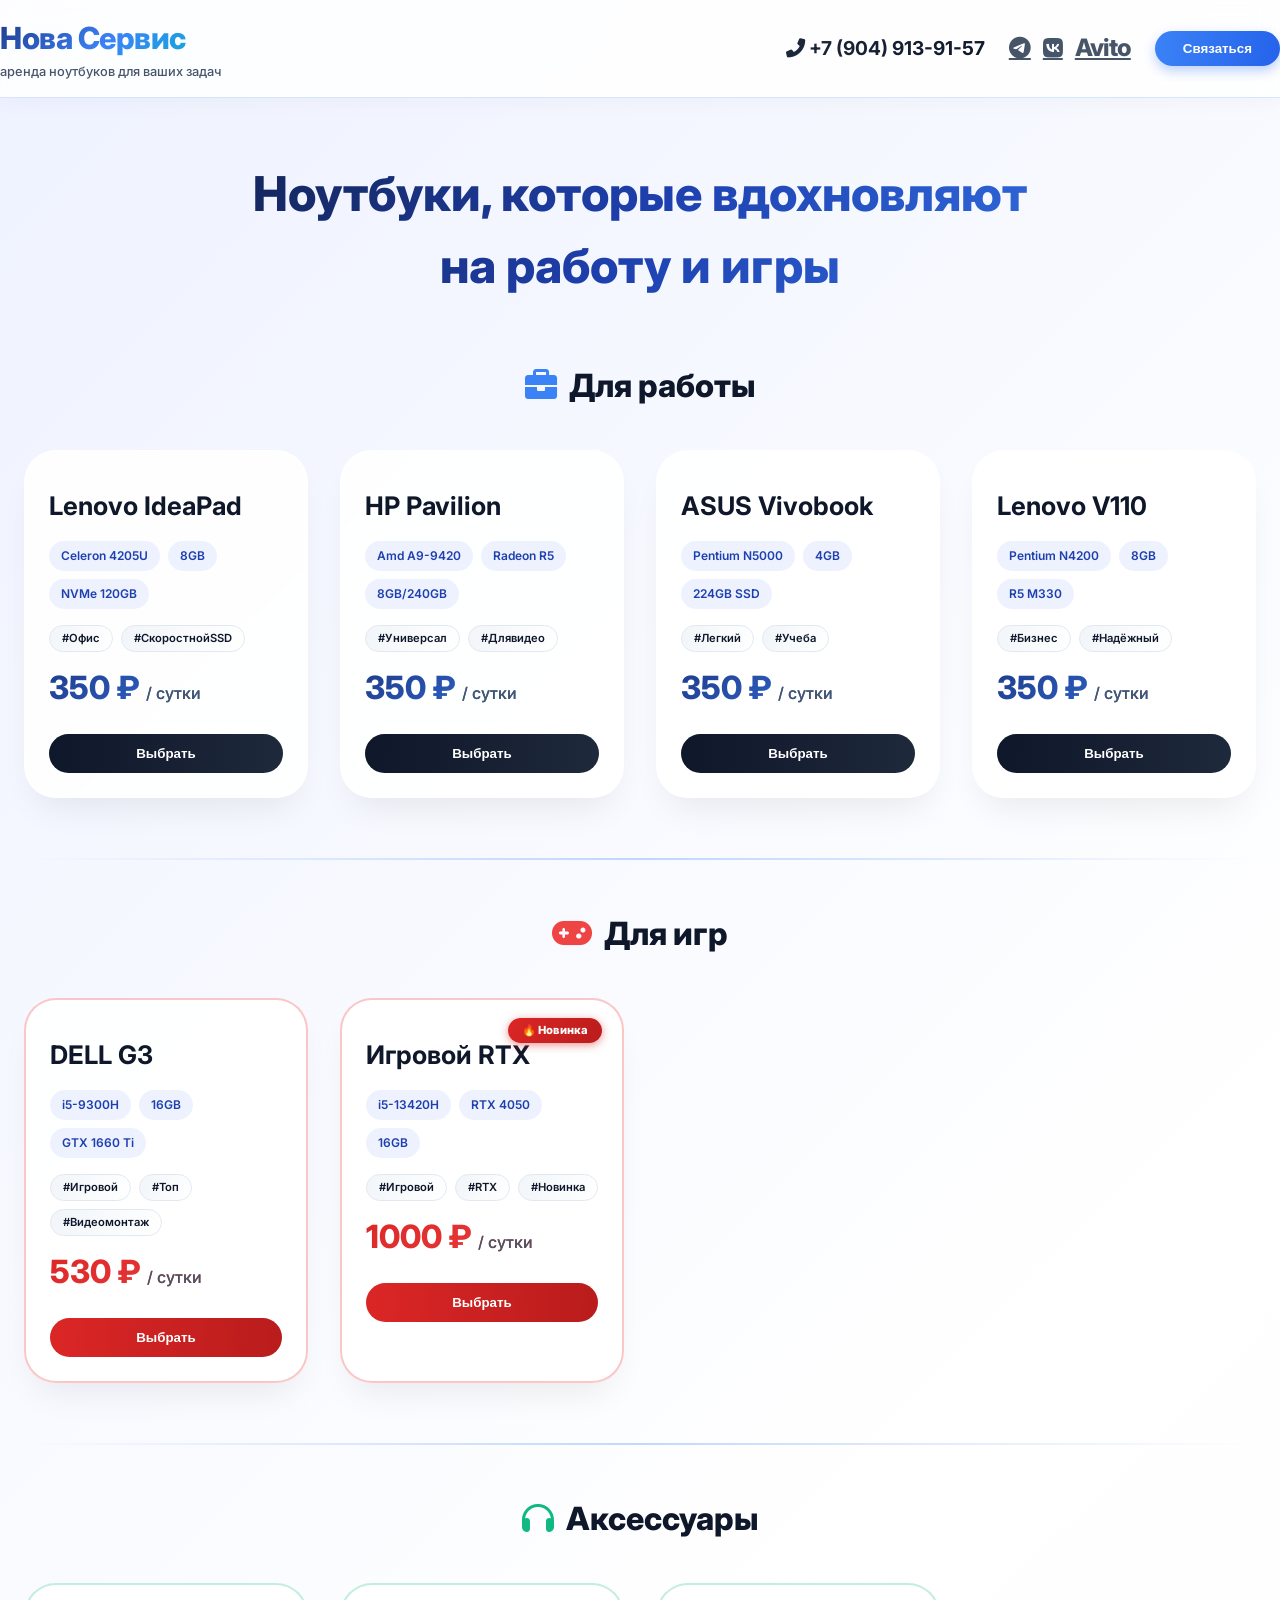
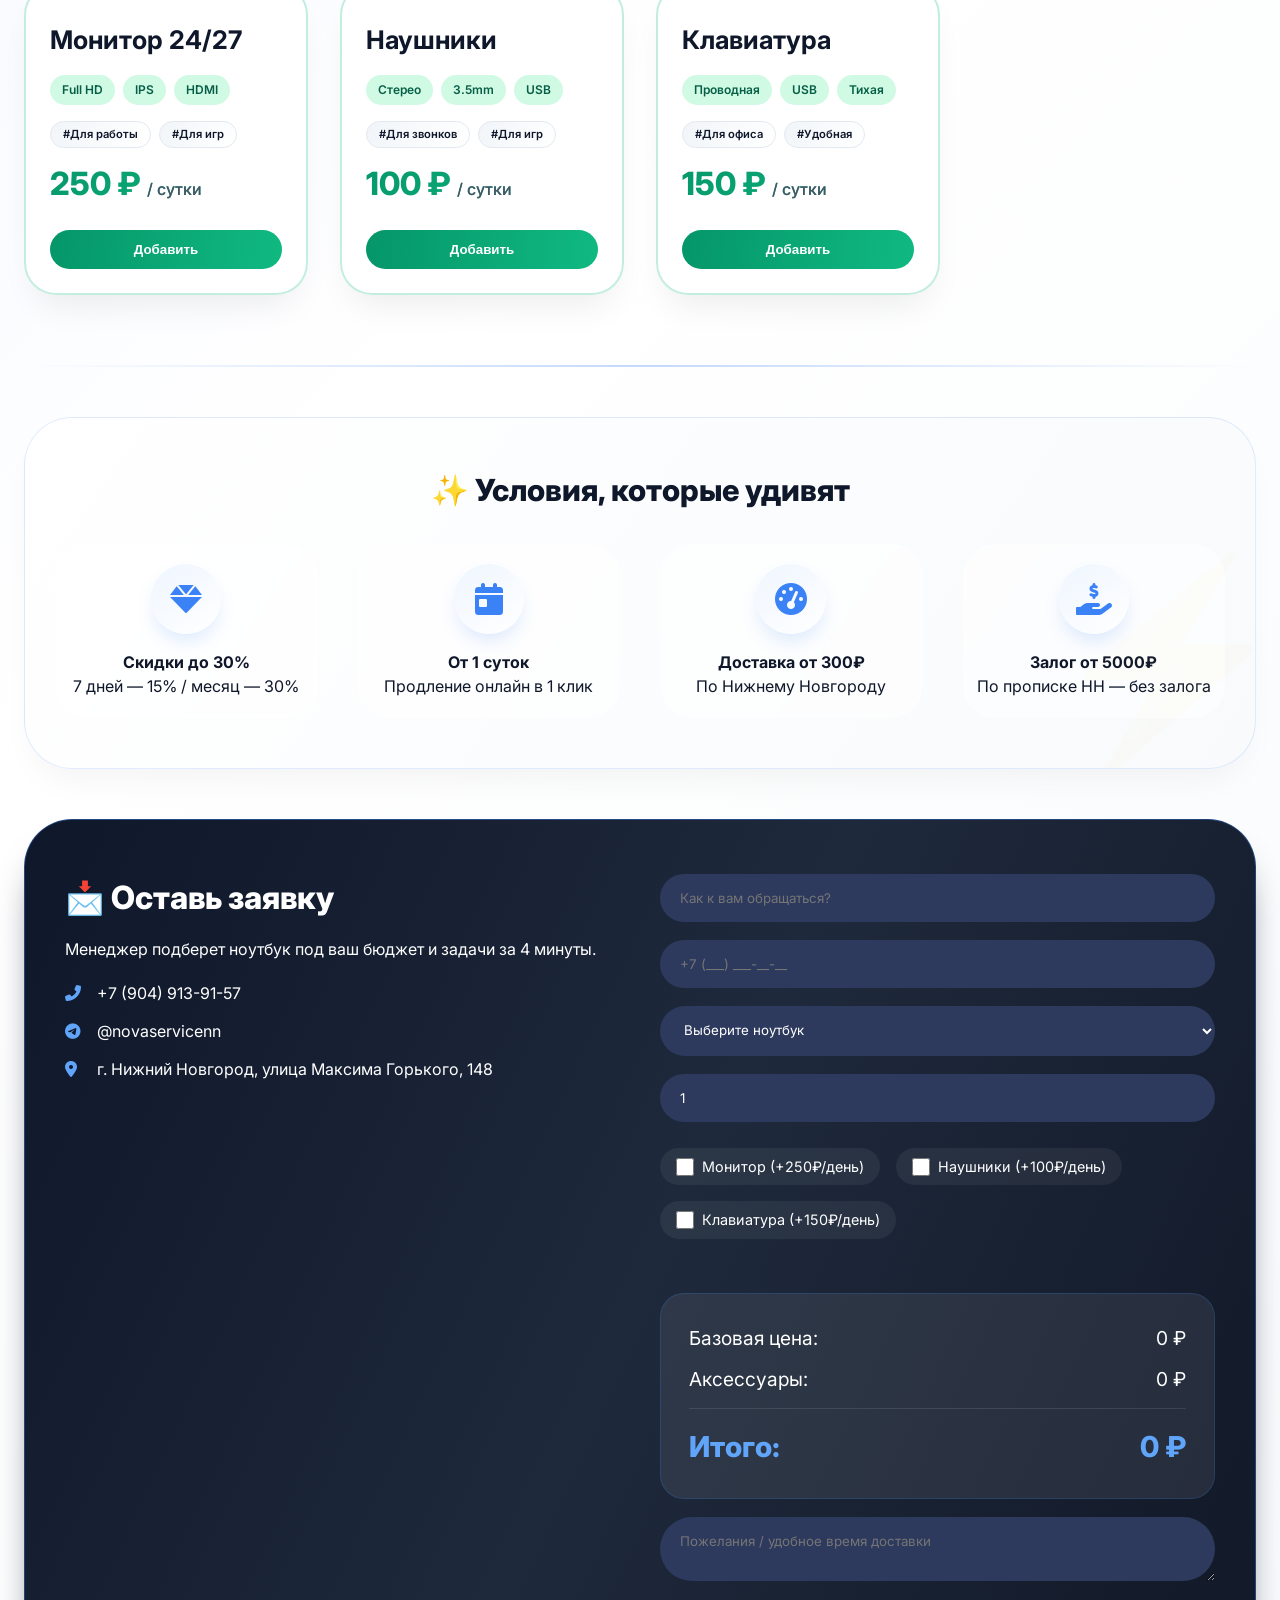
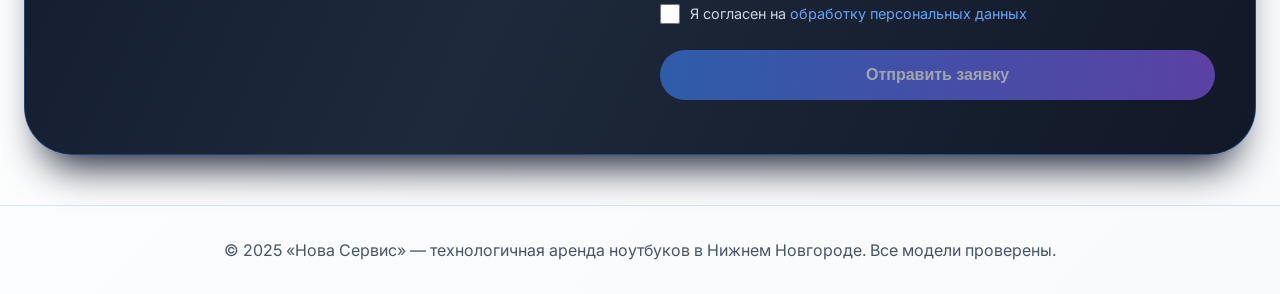
<file: index.html>
<!DOCTYPE html>
<html lang="ru">
<head>
    <meta charset="UTF-8">
    <meta name="viewport" content="width=device-width, initial-scale=1.0, user-scalable=yes">
    <title>Нова Сервис | Аренда ноутбуков — стиль, скорость, сервис</title>
    <meta name="description" content="Аренда ноутбуков в «Нова Сервис». Premium-состояние, быстрая доставка, замена 2 часа. От 350₽/сутки.">
    <link href="https://fonts.googleapis.com/css2?family=Inter:opsz,wght@14..32,300;14..32,400;14..32,600;14..32,700;14..32,800&display=swap" rel="stylesheet">
    <link rel="stylesheet" href="https://cdnjs.cloudflare.com/ajax/libs/font-awesome/6.0.0-beta3/css/all.min.css">
    <link rel="stylesheet" href="css/style.css">
    <!-- Основная фавиконка -->
<link rel="icon" type="image/x-icon" href="/favicon.ico">
<!-- Для PNG (если есть) -->
<link rel="icon" type="image/png" sizes="32x32" href="/favicon-32x32.png">
<!-- Для Apple (iPhone/iPad) -->
<link rel="apple-touch-icon" href="/apple-touch-icon.png">
</head>
<body>

    <!-- Контейнер для сборки -->
    <div id="app"></div>

    <script>
        // Функция загрузки секций
        async function loadSections() {
            const app = document.getElementById('app');
            
            const sections = [
                'sections/notification.html',
                'sections/header.html',
                'sections/hero.html',
                'sections/catalog-work.html',
                'sections/catalog-gaming.html',
                'sections/catalog-accessories.html',
                'sections/conditions.html',
                'sections/form.html',
                'sections/footer.html'
            ];

            let html = '';
            for (const section of sections) {
                try {
                    const response = await fetch(section);
                    if (response.ok) {
                        html += await response.text();
                    } else {
                        console.warn(`Не удалось загрузить: ${section}`);
                    }
                } catch (error) {
                    console.warn(`Ошибка загрузки ${section}:`, error);
                }
            }
            
            app.innerHTML = html;
            
            // Инициализируем скрипты после загрузки HTML
            initApp();
        }

        function initApp() {
            // Загружаем скрипты динамически после сборки DOM
            const scripts = [
                'js/config.js',
                'js/calculator.js',
                'js/form.js',
                'js/main.js'
            ];

            scripts.forEach(src => {
                const script = document.createElement('script');
                script.src = src;
                document.body.appendChild(script);
            });
        }

        // Запускаем сборку
        loadSections();
    </script>
</body>
</html>
</file>
<file: css/style.css>
/* ===== БАЗОВЫЕ СТИЛИ ===== */
* {
    margin: 0;
    padding: 0;
    box-sizing: border-box;
}

body {
    font-family: 'Inter', sans-serif;
    background: linear-gradient(135deg, #eef2ff 0%, #ffffff 50%, #f8fafc 100%);
    color: #0f172a;
    line-height: 1.5;
}

/* ===== КАСТОМНЫЙ СКРОЛЛ ===== */
::-webkit-scrollbar {
    width: 8px;
}
::-webkit-scrollbar-track {
    background: #e2e8f0;
    border-radius: 10px;
}
::-webkit-scrollbar-thumb {
    background: #3b82f6;
    border-radius: 10px;
}

/* ===== КОНТЕЙНЕР ===== */
.container {
    max-width: 1280px;
    margin: 0 auto;
    padding: 0 24px;
}

/* ===== ШАПКА ===== */
.header {
    background: rgba(255, 255, 255, 0.85);
    backdrop-filter: blur(12px);
    box-shadow: 0 4px 20px rgba(0,0,0,0.03);
    position: sticky;
    top: 0;
    z-index: 100;
    border-bottom: 1px solid rgba(59,130,246,0.2);
}

.header-inner {
    display: flex;
    justify-content: space-between;
    align-items: center;
    padding: 16px 0;
    flex-wrap: wrap;
    gap: 16px;
}

.logo h1 {
    font-size: 1.9rem;
    font-weight: 800;
    background: linear-gradient(135deg, #1e3a8a, #3b82f6, #06b6d4);
    -webkit-background-clip: text;
    background-clip: text;
    color: transparent;
    letter-spacing: -0.5px;
}

.logo p {
    font-size: 0.8rem;
    color: #475569;
    font-weight: 500;
}

/* ===== КОНТАКТЫ В ШАПКЕ ===== */
.contact-header {
    display: flex;
    align-items: center;
    gap: 24px;
    flex-wrap: wrap;
}

.phone {
    font-weight: 700;
    font-size: 1.2rem;
    background: linear-gradient(145deg, #1e293b, #0f172a);
    -webkit-background-clip: text;
    background-clip: text;
    color: transparent;
}

/* ===== СОЦИАЛЬНЫЕ ИКОНКИ ===== */
.social-icons {
    display: flex;
    gap: 12px;
    align-items: center;
}

.social-icons a {
    color: #475569;
    font-size: 1.4rem;
    transition: color 0.2s, transform 0.2s;
    display: inline-flex;
    align-items: center;
    justify-content: center;
}

.social-icons a:hover {
    color: #3b82f6;
    transform: translateY(-2px);
}

/* ===== КНОПКА ЗВОНКА ===== */
.btn-call {
    background: linear-gradient(95deg, #3b82f6, #2563eb);
    color: white;
    border: none;
    padding: 10px 28px;
    border-radius: 40px;
    font-weight: 600;
    cursor: pointer;
    transition: all 0.3s ease;
    box-shadow: 0 5px 12px rgba(37,99,235,0.3);
}

.btn-call:hover {
    transform: translateY(-2px);
    box-shadow: 0 8px 20px rgba(37,99,235,0.4);
    background: linear-gradient(95deg, #2563eb, #1d4ed8);
}

/* ===== ГЕРОЙ (ЗАГОЛОВОК) ===== */
.hero {
    padding: 60px 0 40px;
    text-align: center;
    position: relative;
}

.hero h1 {
    font-size: 3rem;
    font-weight: 800;
    margin-bottom: 20px;
    background: linear-gradient(125deg, #0f172a, #1e40af, #3b82f6);
    -webkit-background-clip: text;
    background-clip: text;
    color: transparent;
}

.hero p {
    font-size: 1.2rem;
    max-width: 700px;
    margin: 0 auto;
    color: #334155;
}

/* ===== ЗАГОЛОВКИ КАТЕГОРИЙ ===== */
.category-title {
    font-size: 2rem;
    font-weight: 800;
    margin: 0px 0 4px;  /* было 60px → стало 10px (подняли заголовок) */
    text-align: center;
}

.category-title i {
    margin-right: 12px;  /* было 120px → стало 12px (иконка рядом с текстом) */
}

.category-sub {
    text-align: center;
    color: #475569;
    margin-bottom: 4px;  /* чуть уменьшил отступ до карточек */
    font-weight: 500;
}

/* ===== РАЗДЕЛИТЕЛИ ===== */
.category-divider {
    border: none;
    height: 2px;
    background: linear-gradient(90deg, transparent, #3b82f6, transparent);
    margin: 5px 0 50px;
    opacity: 0.3;
}

/* ===== СЕТКИ КАТАЛОГОВ ===== */
.catalog {
    display: grid;
    grid-template-columns: repeat(auto-fill, minmax(280px, 1fr));
    gap: 32px;
    margin-bottom: 60px;
    margin-top: 40px;  /* ← ДОБАВИЛ ЭТУ СТРОКУ */
}

.catalog-gaming {
    display: grid;
    grid-template-columns: repeat(auto-fill, minmax(280px, 1fr));
    gap: 32px;
    margin-bottom: 60px;
    margin-top: 40px;  /* ← ДОБАВИЛ ЭТУ СТРОКУ */
}

.catalog-accessories {
    display: grid;
    grid-template-columns: repeat(auto-fill, minmax(280px, 1fr));
    gap: 32px;
    margin-bottom: 70px;
    margin-top: 40px;  /* ← ДОБАВИЛ ЭТУ СТРОКУ */
}

/* ===== КАРТОЧКИ ТОВАРОВ ===== */
.card {
    background: rgba(255,255,255,0.9);
    backdrop-filter: blur(2px);
    border-radius: 32px;
    padding: 24px;
    box-shadow: 0 20px 35px -12px rgba(0,0,0,0.08);
    transition: all 0.35s cubic-bezier(0.2, 0.9, 0.4, 1.1);
    border: 1px solid rgba(255,255,255,0.5);
    position: relative;
    overflow: hidden;
}

.card::before {
    content: '';
    position: absolute;
    top: 0;
    left: 0;
    width: 100%;
    height: 6px;
    background: linear-gradient(90deg, #3b82f6, #06b6d4, #8b5cf6);
    opacity: 0;
    transition: 0.3s;
}

.card:hover::before {
    opacity: 1;
}

.card:hover {
    transform: translateY(-12px);
    box-shadow: 0 30px 45px -12px rgba(0,0,0,0.2);
    background: white;
    border-color: rgba(59,130,246,0.4);
}

/* ===== КАРТОЧКИ ИГРОВЫХ ===== */
.card-gaming {
    background: rgba(255,255,255,0.9);
    backdrop-filter: blur(2px);
    border-radius: 32px;
    padding: 24px;
    box-shadow: 0 20px 35px -12px rgba(0,0,0,0.08);
    transition: all 0.35s cubic-bezier(0.2, 0.9, 0.4, 1.1);
    border: 2px solid rgba(239,68,68,0.3);
    position: relative;
    overflow: hidden;
}

.card-gaming::before {
    content: '';
    position: absolute;
    top: 0;
    left: 0;
    width: 100%;
    height: 6px;
    background: linear-gradient(90deg, #ef4444, #f97316, #eab308);
    opacity: 0;
    transition: 0.3s;
}

.card-gaming:hover::before {
    opacity: 1;
}

.card-gaming:hover {
    transform: translateY(-12px) scale(1.01);
    box-shadow: 0 30px 45px -12px rgba(239,68,68,0.25);
    background: white;
    border-color: rgba(239,68,68,0.6);
}

/* ===== КАРТОЧКИ АКСЕССУАРОВ ===== */
.card-accessory {
    background: rgba(255,255,255,0.9);
    backdrop-filter: blur(2px);
    border-radius: 32px;
    padding: 24px;
    box-shadow: 0 20px 35px -12px rgba(0,0,0,0.08);
    transition: all 0.35s cubic-bezier(0.2, 0.9, 0.4, 1.1);
    border: 2px solid rgba(16,185,129,0.25);
    position: relative;
    overflow: hidden;
}

.card-accessory::before {
    content: '';
    position: absolute;
    top: 0;
    left: 0;
    width: 100%;
    height: 6px;
    background: linear-gradient(90deg, #10b981, #06b6d4, #8b5cf6);
    opacity: 0;
    transition: 0.3s;
}

.card-accessory:hover::before {
    opacity: 1;
}

.card-accessory:hover {
    transform: translateY(-12px) scale(1.01);
    box-shadow: 0 30px 45px -12px rgba(16,185,129,0.25);
    background: white;
    border-color: rgba(16,185,129,0.6);
}

/* ===== БЕЙДЖИ ===== */
.badge-hot {
    position: absolute;
    top: 18px;
    right: 20px;
    background: linear-gradient(125deg, #f97316, #ef4444);
    padding: 4px 14px;
    border-radius: 60px;
    color: white;
    font-size: 0.7rem;
    font-weight: 800;
    box-shadow: 0 2px 8px rgba(239,68,68,0.4);
}

.badge-gaming {
    position: absolute;
    top: 18px;
    right: 20px;
    background: linear-gradient(125deg, #dc2626, #b91c1c);
    padding: 4px 14px;
    border-radius: 60px;
    color: white;
    font-size: 0.7rem;
    font-weight: 800;
    box-shadow: 0 2px 8px rgba(220,38,38,0.5);
}

.badge-accessory {
    position: absolute;
    top: 18px;
    right: 20px;
    background: linear-gradient(125deg, #10b981, #059669);
    padding: 4px 14px;
    border-radius: 60px;
    color: white;
    font-size: 0.7rem;
    font-weight: 800;
    box-shadow: 0 2px 8px rgba(16,185,129,0.4);
}

/* ===== ЗАГОЛОВКИ КАРТОЧЕК ===== */
.card h3, .card-gaming h3, .card-accessory h3 {
    font-size: 1.6rem;
    font-weight: 700;
    margin: 12px 0 8px;
}

/* ===== ХАРАКТЕРИСТИКИ ===== */
.specs {
    margin: 16px 0;
    display: flex;
    flex-wrap: wrap;
    gap: 8px;
}

.spec {
    background: #eef2ff;
    padding: 6px 12px;
    border-radius: 30px;
    font-size: 0.75rem;
    font-weight: 600;
    color: #1e40af;
}

.spec-accessory {
    background: #d1fae5;
    padding: 6px 12px;
    border-radius: 30px;
    font-size: 0.75rem;
    font-weight: 600;
    color: #065f46;
}

/* ===== ТЕГИ ===== */
.tags {
    display: flex;
    flex-wrap: wrap;
    gap: 8px;
    margin: 12px 0;
}

.tag {
    background: linear-gradient(115deg, #f1f5f9, #ffffff);
    color: #0f172a;
    padding: 4px 12px;
    border-radius: 24px;
    font-size: 0.7rem;
    font-weight: 600;
    border: 1px solid #e2e8f0;
}

/* ===== ЦЕНЫ ===== */
.price {
    font-size: 2rem;
    font-weight: 800;
    background: linear-gradient(145deg, #1e3a8a, #3b82f6);
    -webkit-background-clip: text;
    background-clip: text;
    color: transparent;
    margin: 12px 0;
}

.price span {
    font-size: 1rem;
    font-weight: 500;
    color: #475569;
    background: none;
    -webkit-background-clip: unset;
}

.price-gaming {
    font-size: 2rem;
    font-weight: 800;
    background: linear-gradient(145deg, #dc2626, #ef4444);
    -webkit-background-clip: text;
    background-clip: text;
    color: transparent;
    margin: 12px 0;
}

.price-gaming span {
    font-size: 1rem;
    font-weight: 500;
    color: #475569;
    background: none;
    -webkit-background-clip: unset;
}

.price-accessory {
    font-size: 2rem;
    font-weight: 800;
    background: linear-gradient(145deg, #059669, #10b981);
    -webkit-background-clip: text;
    background-clip: text;
    color: transparent;
    margin: 12px 0;
}

.price-accessory span {
    font-size: 1rem;
    font-weight: 500;
    color: #475569;
    background: none;
    -webkit-background-clip: unset;
}

/* ===== КНОПКИ КАРТОЧЕК ===== */
.btn-order {
    width: 100%;
    background: linear-gradient(95deg, #0f172a, #1e293b);
    color: white;
    border: none;
    padding: 12px 0;
    border-radius: 40px;
    font-weight: 700;
    cursor: pointer;
    transition: 0.2s;
    margin-top: 10px;
}

.btn-order:hover {
    background: linear-gradient(95deg, #3b82f6, #2563eb);
    transform: scale(0.98);
    box-shadow: 0 6px 14px rgba(59,130,246,0.4);
}

.btn-order-gaming {
    width: 100%;
    background: linear-gradient(95deg, #dc2626, #b91c1c);
    color: white;
    border: none;
    padding: 12px 0;
    border-radius: 40px;
    font-weight: 700;
    cursor: pointer;
    transition: 0.2s;
    margin-top: 10px;
}

.btn-order-gaming:hover {
    background: linear-gradient(95deg, #ef4444, #dc2626);
    transform: scale(0.98);
    box-shadow: 0 6px 14px rgba(239,68,68,0.4);
}

.btn-order-accessory {
    width: 100%;
    background: linear-gradient(95deg, #059669, #10b981);
    color: white;
    border: none;
    padding: 12px 0;
    border-radius: 40px;
    font-weight: 700;
    cursor: pointer;
    transition: 0.2s;
    margin-top: 10px;
}

.btn-order-accessory:hover {
    background: linear-gradient(95deg, #10b981, #059669);
    transform: scale(0.98);
    box-shadow: 0 6px 14px rgba(16,185,129,0.4);
}

/* ===== БЛОК УСЛОВИЙ ===== */
.conditions {
    background: linear-gradient(125deg, #ffffff, #f8fafc);
    border-radius: 48px;
    padding: 50px 30px;
    margin: 50px 0;
    box-shadow: 0 20px 35px -12px rgba(0,0,0,0.05);
    border: 1px solid rgba(59,130,246,0.15);
    position: relative;
    overflow: hidden;
}

.conditions::after {
    content: "⚡";
    font-size: 200px;
    opacity: 0.02;
    position: absolute;
    bottom: -40px;
    right: -40px;
    pointer-events: none;
}

.grid-3 {
    display: grid;
    grid-template-columns: repeat(auto-fit, minmax(230px, 1fr));
    gap: 40px;
    margin-top: 30px;
}

.cond-item {
    text-align: center;
    background: rgba(255,255,255,0.5);
    backdrop-filter: blur(2px);
    border-radius: 32px;
    padding: 20px 12px;
    transition: 0.2s;
}

.cond-icon {
    width: 70px;
    height: 70px;
    background: linear-gradient(145deg, #eff6ff, #ffffff);
    display: inline-flex;
    align-items: center;
    justify-content: center;
    border-radius: 60px;
    font-size: 2rem;
    color: #3b82f6;
    margin-bottom: 16px;
    box-shadow: 0 10px 20px -5px rgba(59,130,246,0.2);
}

/* ===== ФОРМА ===== */
.form-section {
    background: linear-gradient(115deg, #0f172a, #1e293b, #111827);
    border-radius: 48px;
    padding: 54px 40px;
    color: white;
    margin: 50px 0;
    box-shadow: 0 30px 40px -20px #0f172a;
    border: 1px solid rgba(59,130,246,0.4);
}

.form-grid {
    display: grid;
    grid-template-columns: 1fr 1fr;
    gap: 40px;
    align-items: start;
}

.form-fields {
    display: flex;
    flex-direction: column;
    gap: 18px;
}

/* ===== ПОЛЯ ВВОДА ===== */
input, select, textarea {
    padding: 16px 20px;
    border-radius: 60px;
    border: none;
    font-family: inherit;
    background: #2d3a5e;
    color: white;
    outline: none;
    transition: 0.2s;
}

input:focus, select:focus, textarea:focus {
    background: #334155;
    box-shadow: 0 0 0 2px #3b82f6;
}

textarea {
    border-radius: 32px;
}

/* ===== КНОПКА ОТПРАВКИ ===== */
.submit-btn {
    background: linear-gradient(95deg, #3b82f6, #8b5cf6);
    padding: 16px;
    border: none;
    border-radius: 60px;
    font-weight: 800;
    cursor: pointer;
    transition: 0.2s;
    font-size: 1rem;
    color: white;
}

.submit-btn:hover {
    transform: scale(0.98);
    box-shadow: 0 10px 20px rgba(59,130,246,0.5);
}

.submit-btn:disabled {
    opacity: 0.6;
    cursor: not-allowed;
}

/* ===== КОНТАКТЫ В ФОРМЕ ===== */
.contact-line i {
    width: 28px;
    color: #60a5fa;
}

/* ===== КАЛЬКУЛЯТОР ЦЕН ===== */
.price-calculator {
    background: rgba(255,255,255,0.08);
    border-radius: 24px;
    padding: 24px 28px;
    margin-top: 24px;
    border: 1px solid rgba(59,130,246,0.2);
}

.price-calculator .total-row {
    display: flex;
    justify-content: space-between;
    align-items: center;
    font-size: 1.2rem;
    padding: 6px 0;
}

.price-calculator .total-row.discount {
    color: #60a5fa;
}

.price-calculator .total-row.final {
    font-size: 1.8rem;
    font-weight: 800;
    border-top: 1px solid rgba(255,255,255,0.1);
    padding-top: 16px;
    margin-top: 8px;
    color: #3b82f6;
}

.price-calculator .total-row.final span {
    color: #60a5fa;
}

/* ===== ЧЕКБОКСЫ АКСЕССУАРОВ ===== */
.accessory-checkboxes {
    display: flex;
    flex-wrap: wrap;
    gap: 16px;
    margin: 8px 0 12px;
}

.accessory-checkboxes label {
    display: flex;
    align-items: center;
    gap: 8px;
    cursor: pointer;
    background: rgba(255,255,255,0.06);
    padding: 8px 16px;
    border-radius: 40px;
    font-size: 0.9rem;
    transition: 0.2s;
}

.accessory-checkboxes label:hover {
    background: rgba(255,255,255,0.12);
}

.accessory-checkboxes input[type="checkbox"] {
    width: 18px;
    height: 18px;
    accent-color: #10b981;
    border-radius: 4px;
}

/* ===== УВЕДОМЛЕНИЕ ===== */
.notification {
    position: fixed;
    top: 30px;
    left: 50%;
    transform: translateX(-50%) translateY(-120px);
    background: #10b981;
    color: white;
    padding: 18px 40px;
    border-radius: 60px;
    font-weight: 700;
    font-size: 1.1rem;
    box-shadow: 0 15px 40px rgba(16,185,129,0.4);
    z-index: 9999;
    transition: transform 0.6s cubic-bezier(0.34, 1.56, 0.64, 1), opacity 0.4s ease;
    opacity: 0;
    display: flex;
    align-items: center;
    gap: 14px;
    pointer-events: none;
}

.notification.show {
    transform: translateX(-50%) translateY(0);
    opacity: 1;
    pointer-events: auto;
}

.notification i {
    font-size: 1.6rem;
}

.notification.error {
    background: #ef4444;
    box-shadow: 0 15px 40px rgba(239,68,68,0.4);
}

/* ===== ПОДВАЛ ===== */
footer {
    text-align: center;
    padding: 32px 0;
    border-top: 1px solid rgba(59,130,246,0.2);
    margin-top: 20px;
    color: #475569;
}

/* ===== АДАПТИВНОСТЬ ===== */
@media (max-width: 700px) {
    .form-grid {
        grid-template-columns: 1fr;
    }

    .hero h1 {
        font-size: 2.2rem;
    }

    .notification {
        font-size: 0.9rem;
        padding: 14px 24px;
        width: 90%;
        text-align: center;
        justify-content: center;
    }

    .header-inner {
        flex-direction: column;
    }

    .contact-header {
        justify-content: center;
    }
}

/* ===== АНИМАЦИЯ ПОЯВЛЕНИЯ ===== */
.card, .card-gaming, .card-accessory {
    animation: fadeInUp 0.6s ease backwards;
}

@keyframes fadeInUp {
    from {
        opacity: 0;
        transform: translateY(30px);
    }
    to {
        opacity: 1;
        transform: translateY(0);
    }
}
/* ===== ЧЕКБОКС СОГЛАСИЯ ===== */
.agreement-checkbox {
    margin: 4px 0 8px;
}

.agreement-checkbox label {
    display: flex;
    align-items: center;
    gap: 10px;
    cursor: pointer;
    font-size: 0.9rem;
    color: #cbd5e1;
    transition: color 0.2s;
}

.agreement-checkbox label:hover {
    color: #ffffff;
}

.agreement-checkbox input[type="checkbox"] {
    width: 20px;
    height: 20px;
    min-width: 20px;
    accent-color: #3b82f6;
    cursor: pointer;
    border-radius: 4px;
    background: #2d3a5e;
}

.agreement-checkbox a {
    color: #60a5fa;
    text-decoration: none;
    transition: color 0.2s;
}

.agreement-checkbox a:hover {
    color: #93bbfc;
    text-decoration: underline;
}

.card:nth-child(1) { animation-delay: 0.05s; }
.card:nth-child(2) { animation-delay: 0.1s; }
.card:nth-child(3) { animation-delay: 0.15s; }
.card:nth-child(4) { animation-delay: 0.2s; }
.card-gaming:nth-child(1) { animation-delay: 0.05s; }
.card-gaming:nth-child(2) { animation-delay: 0.1s; }
.card-accessory:nth-child(1) { animation-delay: 0.05s; }
.card-accessory:nth-child(2) { animation-delay: 0.1s; }
.card-accessory:nth-child(3) { animation-delay: 0.15s; }
</file>
